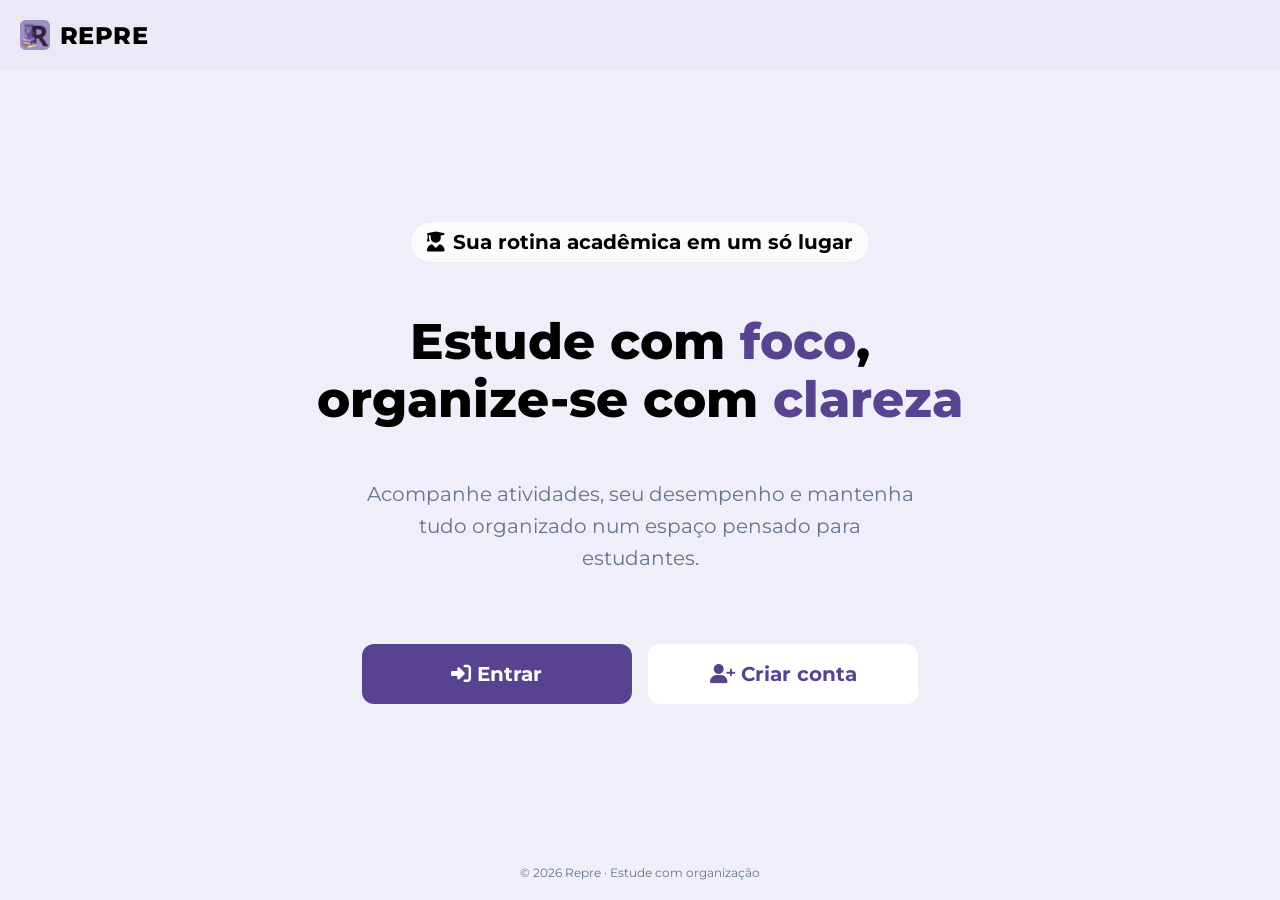
<file: index.html>
<!doctype html>
<html lang="pt-BR">
  <head>
    <meta charset="UTF-8" />
    <meta name="viewport" content="width=device-width, initial-scale=1.0" />
    <title>REPRE</title>
    <link rel="stylesheet" href="Styles/index.css" />
    <link
      href="https://fonts.googleapis.com/css2?family=Montserrat:wght@400;500;600;700&display=swap"
      rel="stylesheet"
    />
    <link
      rel="stylesheet"
      href="https://cdnjs.cloudflare.com/ajax/libs/font-awesome/6.7.2/css/all.min.css"
    />
    <link rel="shortcut icon" href="Images/Logo.png" type="image/x-icon" />
  </head>

  <body>
    <div class="bg-books" id="bgBooks" aria-hidden="true"></div>
    <header>
      <img src="Images/Logo.png" alt="Logo" height="30px" />
      <!-- <i class="fa-solid fa-graduation-cap" style="color: #584391;"></i> -->
      REPRE
    </header>

    <main>
      <div class="caixinha fade">
        <i class="fa-solid fa-user-graduate"></i>
        Sua rotina acadêmica em um só lugar
      </div>

      <h1 class="fade">
        Estude com <span class="marcacao">foco</span>,<br />organize-se com
        <span class="marcacao">clareza</span>
      </h1>

      <p class="subtitle fade">
        Acompanhe atividades, seu desempenho e mantenha tudo organizado num
        espaço pensado para estudantes.
      </p>

      <div class="actions fade">
        <a href="login.html" class="btn btn-entrar">
          <i class="fa-solid fa-right-to-bracket"></i>
          Entrar
        </a>
        <a href="cadastro.html" class="btn btn-cadastrar">
          <i class="fa-solid fa-user-plus"></i>
          Criar conta
        </a>
      </div>
    </main>

    <footer>© 2026 Repre · Estude com organização</footer>

    <script src="funcaolivros.js"></script>
  </body>
</html>
</file>
<file: Styles/index.css>
*,
*::before,
*::after {
    box-sizing: border-box;
    margin: 0;
    padding: 0;
}

body {
    font-family: 'Montserrat', sans-serif;
    background-color: #f0eef8;
    
    display: flex;
    align-items: center;
    justify-content: center;
    flex-direction: column;
}
/* Livros Caindo */
.bg-books {
    position: fixed;
    inset: 0;
    z-index: 0;
    pointer-events: none;
    overflow: hidden;
}

.book {
    position: absolute;
    top: -60px;
    animation: fall linear infinite;
    will-change: transform;
}

@keyframes fall {
    0% {
        transform: translateY(0) rotate(0deg);
    }

    100% {
        transform: translateY(110vh) rotate(360deg);
    }
}

@keyframes fade-down {
    from {
        opacity: 0;
        transform: translateY(12px);
    }

    to {
        opacity: 1;
        transform: translateY(0);
    }
}

.fade {
    opacity: 0;
    animation: fade-down 0.6s ease both;
}

/*@media (prefers-reduced-motion: reduce) {
    .book {
        animation: none;
        display: none;
    }

    .fade {
        animation: none;
        opacity: 1;
    }
}
*/
header {
    background-color: #ebe9f5;
    position: relative;
    z-index: 10;
    display: flex;
    align-items: center;
    padding: 20px;
    width: 100vw;
    gap: 10px;
    font-size: 24px;
    font-weight: 800;
    color: var(--slate-700);
    letter-spacing: 0.02em;
    margin-bottom: 20px;
}



main {
    /* Flex:1 serve pra ocupar todo o espaço restante do container */
    flex: 1;
    display: flex;
    flex-direction: column;
    align-items: center;
    justify-content: center;
    text-align: center;
    gap: 20px;
}

.caixinha {
    display: inline-flex;
    align-items: center;
    gap: 8px;
    font-size: 16px;
    font-weight: 700;
    background: rgba(255, 255, 255, 0.7);
    border: 1px solid rgba(203, 213, 225, 0.4);
    padding: 8px 16px;
    border-radius: 100px;
    backdrop-filter: blur(4px);
    margin: 10px 15px 0px;
}
i.fa-solid.fa-user-graduate{
    font-size: 25px;
   }

h1 {
    font-weight: 800;
    line-height: 1.15;
    color: var(--slate-700);
    max-width: 720px;
}

h1 .marcacao {
    color: #584391;
}

.subtitle {
    margin-top: 16px;
    font-size: 18px;
    color: rgb(100 116 139);
    max-width: 560px;
    line-height: 1.6;
    animation-delay: 0.2s;
    margin-bottom: 32px;
    text-align: justify;
    margin: 0px 15px;
}

.actions {
    padding-top: 20px;
    display: flex;
    gap: 16px;
    flex-direction: column;
    width: 93%;
}

.btn {
   
    font-size: 16px;
    font-weight: 700;
    padding: 18px;
    border-radius: 12px;
    text-decoration: none;
    transition: transform 0.2s ease, box-shadow 0.2s ease, border-color 0.2s ease;
}

.btn-entrar {
    background-color: #584391;
    color: #ffffff;
}

.btn-entrar:hover {
    background-color: #452d7a;
    box-shadow: 0 6px 20px rgba(88, 67, 145, 0.3);
    transform: translateY(-1px);
}

.btn-cadastrar {
    background-color: #fff;
    color: #584391;
}

.btn-cadastrar:hover {
    box-shadow: 0 6px 20px rgba(88, 67, 145, 0.3);
    transform: translateY(-1px);
}

footer {
    margin-top: 20px;
    text-align: center;
    padding: 20px 0;
    font-size: 12px;
    color: rgb(100 116 139);
    top: 27vh;
}

@media (min-width: 768px) {
   body{
    display: flex;
    flex-direction: column;
    align-items: center;
    justify-content: center;
    min-height: 100vh;
   }
   .subtitle{
    text-align: center;
   }
   .actions{
    display: flex;
    flex-direction: row;
    justify-content: center;
   }
   .btn{
    width: 45%;
   }
   i.fa-solid.fa-user-graduate{
    font-size: 20px;
   }
   h1{
    font-size: 40px;
   }
}
@media (min-width: 1200px){
    main{
        gap:50px;
    }
    h1{
        font-size: 50px;
    }
    .caixinha, .subtitle, .btn{
        font-size: 20px;
    }
}
</file>
